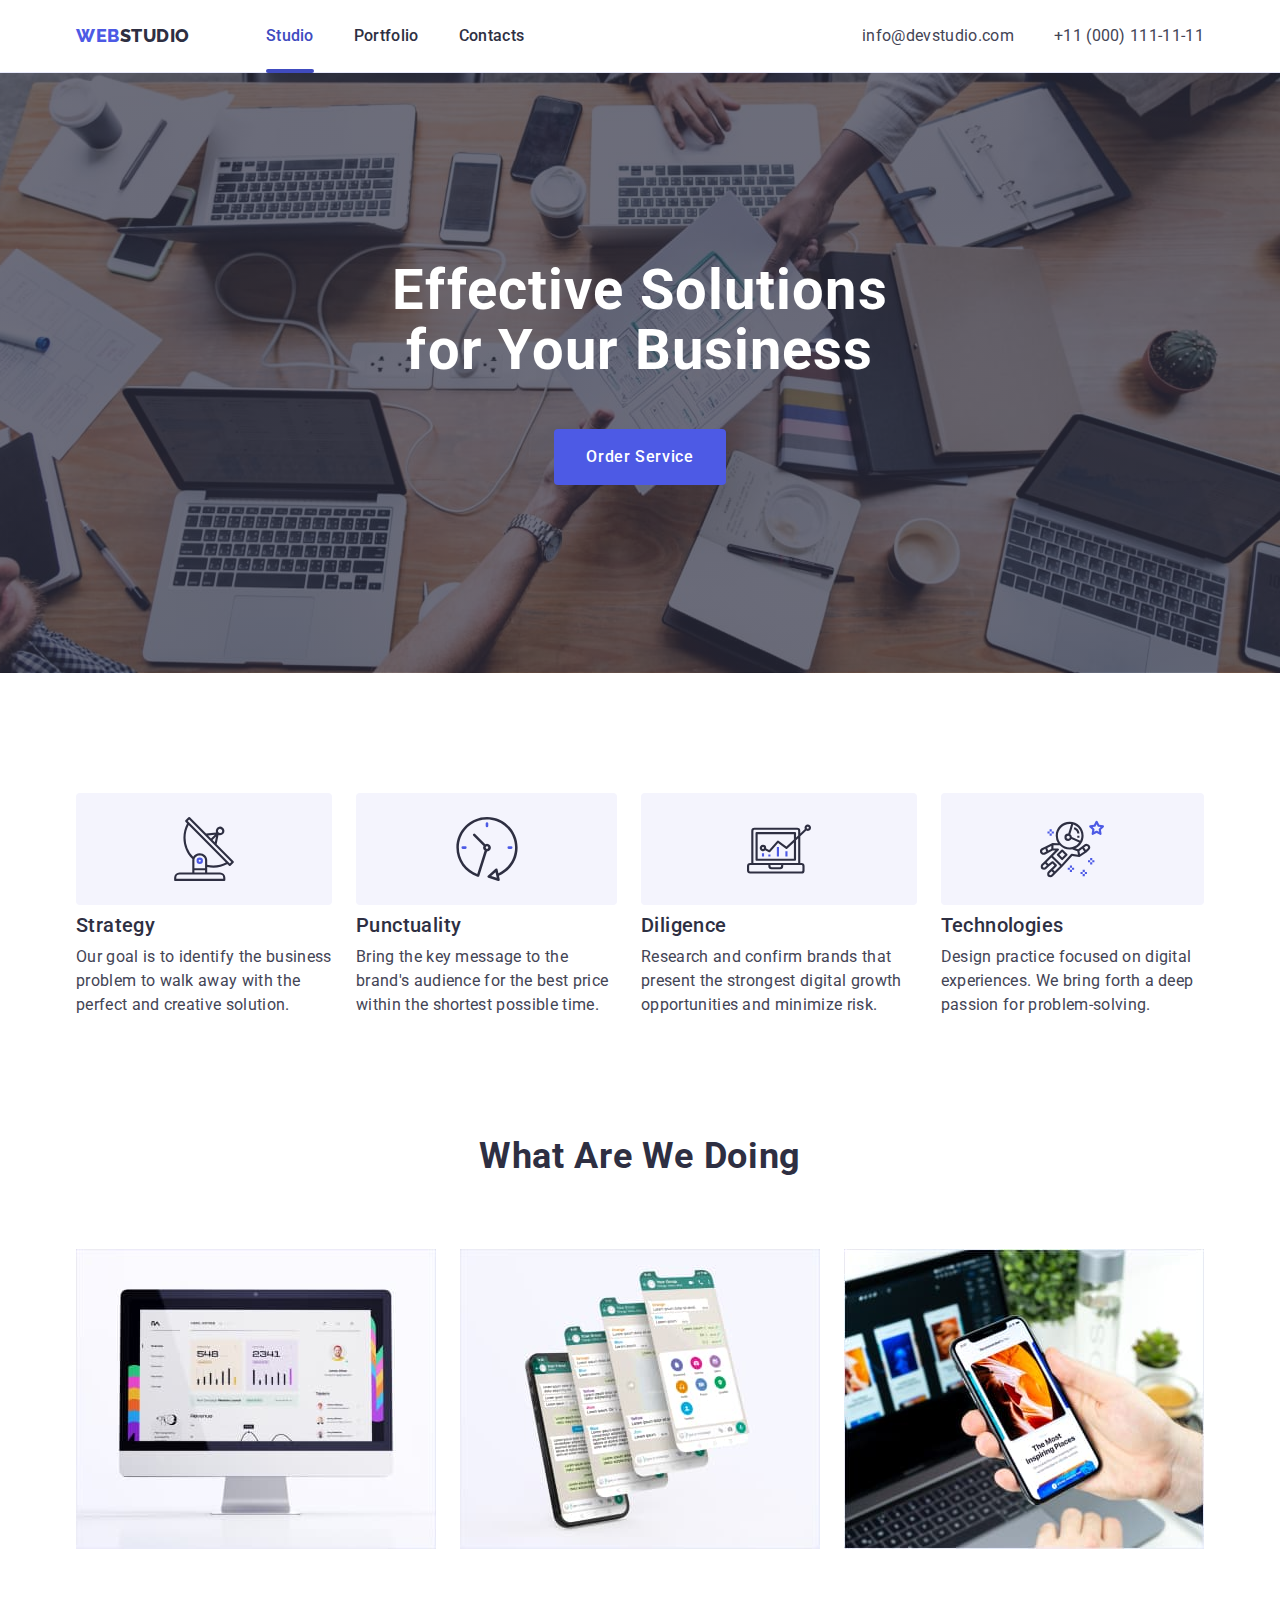
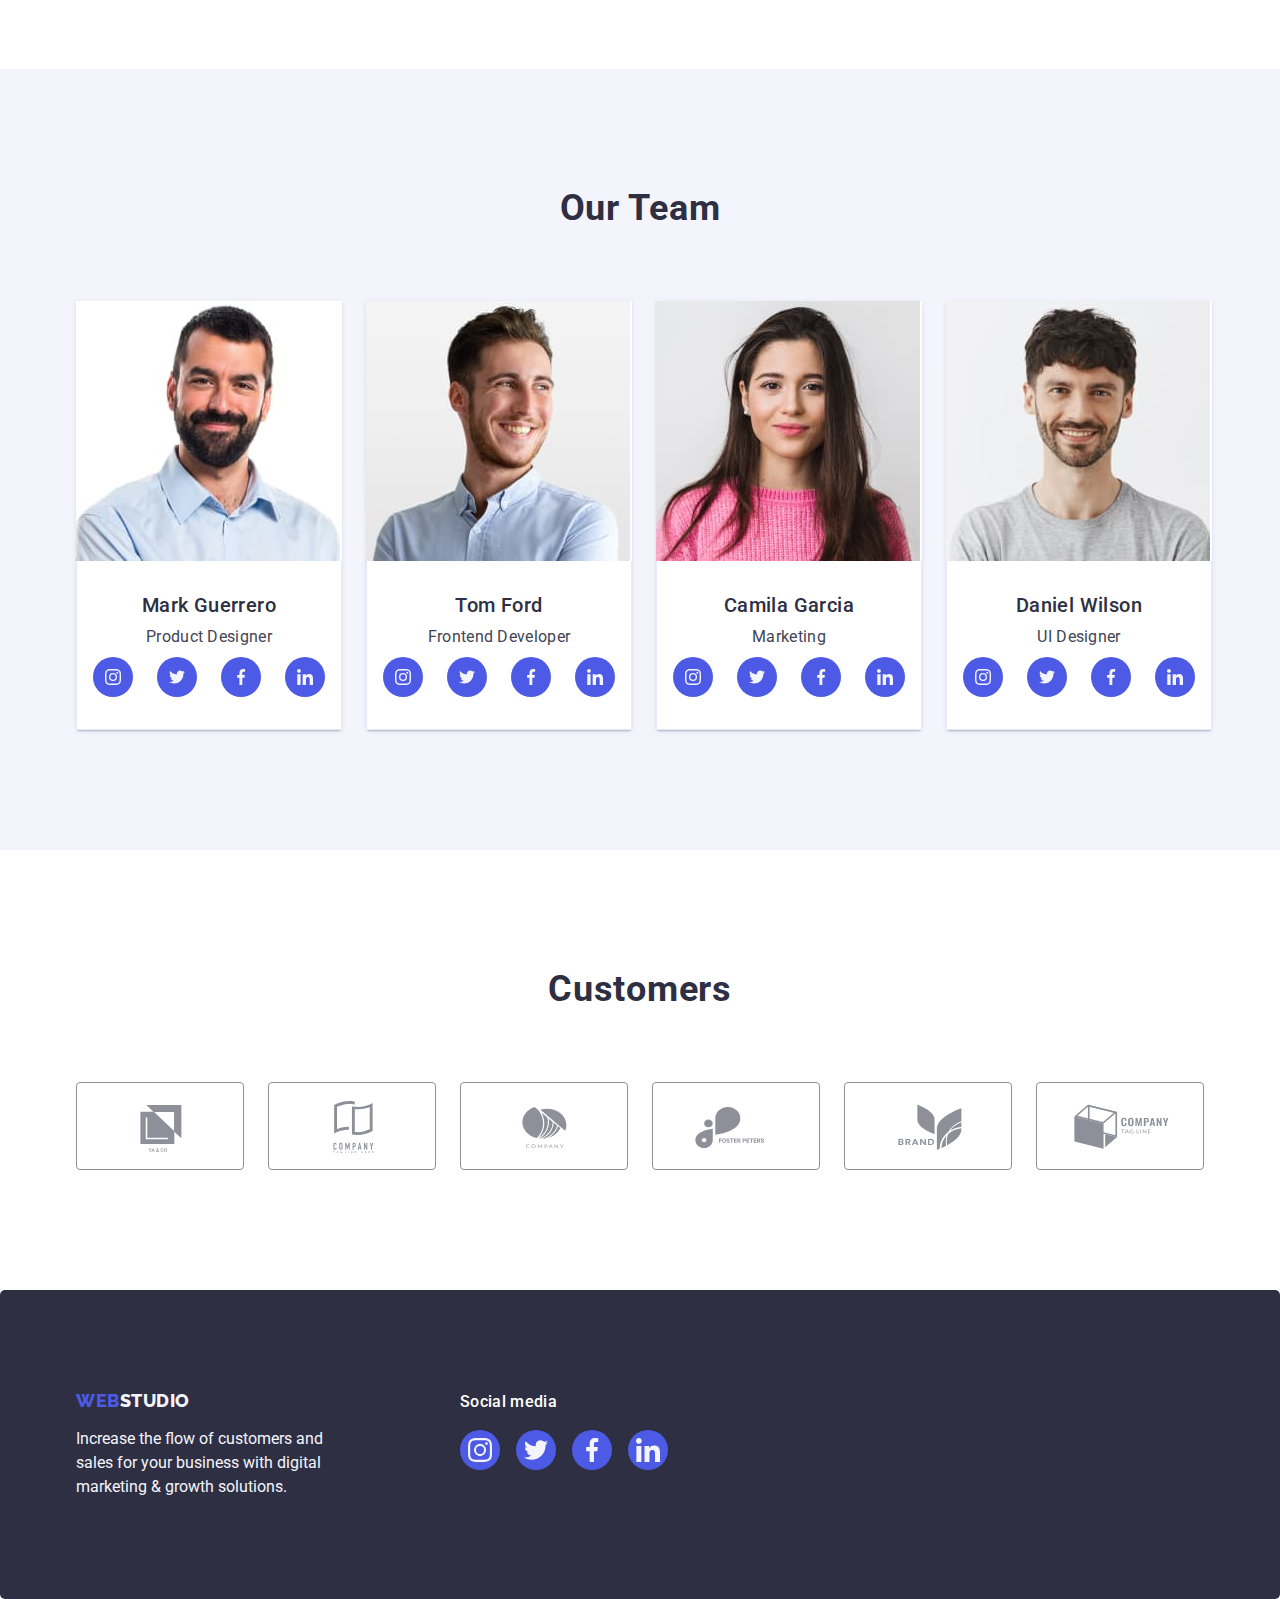
<file: index.html>
<!DOCTYPE html>
<html lang="en">
  <head>
    <meta charset="UTF-8" />
    <meta http-equiv="X-UA-Compatible" content="IE=edge" />
    <meta name="viewport" content="width=, initial-scale=1.0" />
    <title>WebStudio</title>
    <link
      rel="stylesheet"
      href="https://cdn.jsdelivr.net/npm/modern-normalize@1.1.0/modern-normalize.min.css"
    />
    <link rel="preconnect" href="https://fonts.googleapis.com" />
    <link rel="preconnect" href="https://fonts.gstatic.com" crossorigin />
    <link
      href="https://fonts.googleapis.com/css2?family=Raleway:wght@800&family=Roboto:wght@400;500;700;900&display=swap"
      rel="stylesheet"
    />

    <link rel="stylesheet" href="./css/styles.css" />
  </head>
  <body>
    <!-- HEADER -->
    <header class="header">
      <div class="container page-header-container">
        <nav class="navigation">
          <a class="logo link" href="./index.html"
            >Web <span class="logo-studio">Studio</span></a
          >
          <ul class="menu list">
            <li class="menu-item">
              <a class="menu-link link current" href="./index.html">Studio</a>
            </li>
            <li class="menu-item">
              <a class="menu-link link" href="./portfolio.html">Portfolio</a>
            </li>
            <li class="menu-item">
              <a class="menu-link link" href="">Contacts</a>
            </li>
          </ul>
        </nav>

        <address class="adresses">
          <ul class="contacts list">
            <li>
              <a class="contacts-link link" href="mailto:info@devstudio.com"
                >info@devstudio.com</a
              >
            </li>
            <li>
              <a class="contacts-link link" href="tel:+110001111111"
                >+11 (000) 111-11-11</a
              >
            </li>
          </ul>
        </address>
      </div>
    </header>

    <main>
      <!-- HERO -->

      <section class="hero">
        <div class="container">
          <h1 class="main-title">Effective Solutions for Your Business</h1>

          <button class="modal-btn" type="button" data-modal-open>
            Order Service
          </button>
        </div>
      </section>

      <!-- FEATURES -->

      <section class="features">
        <div class="container">
          <h2 hidden class="hidden-title">Features</h2>
          <ul class="features-list list">
            <li class="features-list-item">
              <div class="features-card">
                <svg width="64" height="64" class="features-icon">
                  <use href="./images/icons.svg#icon-antenna"></use>
                </svg>
              </div>
              <h3 class="title-section">Strategy</h3>
              <p class="text-section">
                Our goal is to identify the business problem to walk away with
                the perfect and creative solution.
              </p>
            </li>
            <li class="features-list-item">
              <div class="features-card">
                <svg width="64" height="64" class="features-icon">
                  <use href="./images/icons.svg#icon-clock"></use>
                </svg>
              </div>
              <h3 class="title-section">Punctuality</h3>
              <p class="text-section">
                Bring the key message to the brand's audience for the best price
                within the shortest possible time.
              </p>
            </li>
            <li class="features-list-item">
              <div class="features-card">
                <svg width="64" height="64" class="features-icon">
                  <use href="./images/icons.svg#icon-diagram"></use>
                </svg>
              </div>
              <h3 class="title-section">Diligence</h3>
              <p class="text-section">
                Research and confirm brands that present the strongest digital
                growth opportunities and minimize risk.
              </p>
            </li>

            <li class="features-list-item">
              <div class="features-card">
                <svg width="64" height="64" class="features-icon">
                  <use href="./images/icons.svg#icon-astronaut"></use>
                </svg>
              </div>
              <h3 class="title-section">Technologies</h3>
              <p class="text-section">
                Design practice focused on digital experiences. We bring forth a
                deep passion for problem-solving.
              </p>
            </li>
          </ul>
        </div>
      </section>
      <!-- ABUOT US -->
      <section class="about-us">
        <div class="container">
          <h2 class="secondary-title">What are we doing</h2>
          <ul class="about-us-list list">
            <li class="about-us-item">
              <img
                src="./images/about-us/img1.jpg"
                alt="computer"
                width="360"
                height="300"
              />
            </li>
            <li class="about-us-item">
              <img
                src="./images/about-us/img2.jpg"
                alt="phones"
                width="360"
                height="300"
              />
            </li>
            <li class="about-us-item">
              <img
                src="./images/about-us/img3.jpg"
                alt="computer phones"
                width="360"
                height="300"
              />
            </li>
          </ul>
        </div>
      </section>
      <!-- OUR TEAM -->
      <section class="team">
        <div class="container">
          <h2 class="secondary-title">Our Team</h2>
          <ul class="our-team-list list">
            <li class="photo-list-item">
              <img
                src="./images/img-team/team-card1.jpg"
                alt="Mark Guerrero"
                width="264"
                height="260"
              />
              <div class="foto-content">
                <h3 class="foto-title">Mark Guerrero</h3>
                <p class="foto-text">Product Designer</p>
                <ul class="social-list list">
                  <li class="social-list-item">
                    <a
                      href=""
                      class="social-list-item-link link"
                      target="_blank"
                      rel="noopener noreferrer"
                    >
                      <svg width="16" height="16" class="social-icon">
                        <use href="./images/icons.svg#instagram"></use>
                      </svg>
                    </a>
                  </li>
                  <li class="social-list-item">
                    <a
                      href=""
                      class="social-list-item-link link"
                      target="_blank"
                      rel="noopener noreferrer"
                    >
                      <svg width="16" height="16" class="social-icon">
                        <use href="./images/icons.svg#twitter"></use>
                      </svg>
                    </a>
                  </li>
                  <li class="social-list-item">
                    <a
                      href=""
                      class="social-list-item-link link"
                      target="_blank"
                      rel="noopener noreferrer"
                    >
                      <svg width="16" height="16" class="social-icon">
                        <use href="./images/icons.svg#facebook"></use>
                      </svg>
                    </a>
                  </li>
                  <li class="social-list-item">
                    <a
                      href=""
                      class="social-list-item-link link"
                      target="_blank"
                      rel="noopener noreferrer"
                    >
                      <svg width="16" height="16" class="social-icon">
                        <use href="./images/icons.svg#linkedin"></use>
                      </svg>
                    </a>
                  </li>
                </ul>
              </div>
            </li>
            <li class="photo-list-item">
              <img
                src="./images/img-team/team-card2.jpg"
                alt="Tom Ford"
                width="264"
                height="260"
              />
              <div class="foto-content">
                <h3 class="foto-title">Tom Ford</h3>
                <p class="foto-text">Frontend Developer</p>
                <ul class="social-list list">
                  <li class="social-list-item">
                    <a
                      href=""
                      class="social-list-item-link link"
                      target="_blank"
                      rel="noopener noreferrer"
                    >
                      <svg width="16" height="16" class="social-icon">
                        <use href="./images/icons.svg#instagram"></use>
                      </svg>
                    </a>
                  </li>
                  <li class="social-list-item">
                    <a
                      href=""
                      class="social-list-item-link link"
                      target="_blank"
                      rel="noopener noreferrer"
                    >
                      <svg width="16" height="16" class="social-icon">
                        <use href="./images/icons.svg#twitter"></use>
                      </svg>
                    </a>
                  </li>
                  <li class="social-list-item">
                    <a
                      href=""
                      class="social-list-item-link link"
                      target="_blank"
                      rel="noopener noreferrer"
                    >
                      <svg width="16" height="16" class="social-icon">
                        <use href="./images/icons.svg#facebook"></use>
                      </svg>
                    </a>
                  </li>
                  <li class="social-list-item">
                    <a
                      href=""
                      class="social-list-item-link link"
                      target="_blank"
                      rel="noopener noreferrer"
                    >
                      <svg width="16" height="16" class="social-icon">
                        <use href="./images/icons.svg#linkedin"></use>
                      </svg>
                    </a>
                  </li>
                </ul>
              </div>
            </li>
            <li class="photo-list-item">
              <img
                src="./images/img-team/team-card3.jpg"
                alt="Camila Garcia"
                width="264"
                height="260"
              />
              <div class="foto-content">
                <h3 class="foto-title">Camila Garcia</h3>
                <p class="foto-text">Marketing</p>
                <ul class="social-list list">
                  <li class="social-list-item">
                    <a
                      href=""
                      class="social-list-item-link link"
                      target="_blank"
                      rel="noopener noreferrer"
                    >
                      <svg width="16" height="16" class="social-icon">
                        <use href="./images/icons.svg#instagram"></use>
                      </svg>
                    </a>
                  </li>
                  <li class="social-list-item">
                    <a
                      href=""
                      class="social-list-item-link link"
                      target="_blank"
                      rel="noopener noreferrer"
                    >
                      <svg width="16" height="16" class="social-icon">
                        <use href="./images/icons.svg#twitter"></use>
                      </svg>
                    </a>
                  </li>
                  <li class="social-list-item">
                    <a
                      href=""
                      class="social-list-item-link link"
                      target="_blank"
                      rel="noopener noreferrer"
                    >
                      <svg width="16" height="16" class="social-icon">
                        <use href="./images/icons.svg#facebook"></use>
                      </svg>
                    </a>
                  </li>
                  <li class="social-list-item">
                    <a
                      href=""
                      class="social-list-item-link link"
                      target="_blank"
                      rel="noopener noreferrer"
                    >
                      <svg width="16" height="16" class="social-icon">
                        <use href="./images/icons.svg#linkedin"></use>
                      </svg>
                    </a>
                  </li>
                </ul>
              </div>
            </li>
            <li class="photo-list-item">
              <img
                src="./images/img-team/team-card4.jpg"
                alt="Daniel Wilson"
                width="264"
                height="260"
              />
              <div class="foto-content">
                <h3 class="foto-title">Daniel Wilson</h3>
                <p class="foto-text">UI Designer</p>
                <ul class="social-list list">
                  <li class="social-list-item">
                    <a
                      href=""
                      class="social-list-item-link link"
                      target="_blank"
                      rel="noopener noreferrer"
                    >
                      <svg width="16" height="16" class="social-icon">
                        <use href="./images/icons.svg#instagram"></use>
                      </svg>
                    </a>
                  </li>
                  <li class="social-list-item">
                    <a
                      href=""
                      class="social-list-item-link link"
                      target="_blank"
                      rel="noopener noreferrer"
                    >
                      <svg width="16" height="16" class="social-icon">
                        <use href="./images/icons.svg#twitter"></use>
                      </svg>
                    </a>
                  </li>
                  <li class="social-list-item">
                    <a
                      href=""
                      class="social-list-item-link link"
                      target="_blank"
                      rel="noopener noreferrer"
                    >
                      <svg width="16" height="16" class="social-icon">
                        <use href="./images/icons.svg#facebook"></use>
                      </svg>
                    </a>
                  </li>
                  <li class="social-list-item">
                    <a
                      href=""
                      class="social-list-item-link link"
                      target="_blank"
                      rel="noopener noreferrer"
                    >
                      <svg width="16" height="16" class="social-icon">
                        <use href="./images/icons.svg#linkedin"></use>
                      </svg>
                    </a>
                  </li>
                </ul>
              </div>
            </li>
          </ul>
        </div>
      </section>
      <!-- CUSTOMERS -->
      <section class="customers">
        <div class="container">
          <h2 class="secondary-title">Customers</h2>
          <ul class="customers-list list">
            <li class="customers-list-item">
              <a
                href=""
                class="customers-list-item-link link"
                target="_blank"
                rel="noopener noreferrer"
              >
                <svg width="104" height="56" class="customers-icon">
                  <use href="./images/icons.svg#icon-Logo-1"></use>
                </svg>
              </a>
            </li>
            <li class="customers-list-item">
              <a
                href=""
                class="customers-list-item-link link"
                target="_blank"
                rel="noopener noreferrer"
              >
                <svg width="104" height="56" class="customers-icon">
                  <use href="./images/icons.svg#icon-Logo-2"></use>
                </svg>
              </a>
            </li>
            <li class="customers-list-item">
              <a
                href=""
                class="customers-list-item-link link"
                target="_blank"
                rel="noopener noreferrer"
              >
                <svg width="104" height="56" class="customers-icon">
                  <use href="./images/icons.svg#icon-Logo-3"></use>
                </svg>
              </a>
            </li>
            <li class="customers-list-item">
              <a
                href=""
                class="customers-list-item-link link"
                target="_blank"
                rel="noopener noreferrer"
              >
                <svg width="104" height="56" class="customers-icon">
                  <use href="./images/icons.svg#icon-Logo-4"></use>
                </svg>
              </a>
            </li>
            <li class="customers-list-item">
              <a
                href=""
                class="customers-list-item-link link"
                target="_blank"
                rel="noopener noreferrer"
              >
                <svg width="104" height="56" class="customers-icon">
                  <use href="./images/icons.svg#icon-Logo-5"></use>
                </svg>
              </a>
            </li>
            <li class="customers-list-item">
              <a
                href=""
                class="customers-list-item-link link"
                target="_blank"
                rel="noopener noreferrer"
              >
                <svg width="104" height="56" class="customers-icon">
                  <use href="./images/icons.svg#icon-Logo-6"></use>
                </svg>
              </a>
            </li>
          </ul>
        </div>
      </section>
    </main>
    <!-- FOOTER -->
    <footer class="footer">
      <div class="container-footer container">
        <div class="footer-logo">
          <a class="link logo-footer" href="./index.html"
            >Web<span class="logo-studio-footer">Studio</span></a
          >
          <p class="slogan">
            Increase the flow of customers and sales for your business with
            digital marketing & growth solutions.
          </p>
        </div>

        <div class="footer-social">
          <p class="footer-social-text">Social media</p>
          <ul class="footer-social-list list">
            <li class="footer-social-item">
              <a
                href=""
                class="footer-social-link link"
                target="_blank"
                rel="noopener noreferrer"
              >
                <svg width="24" height="24" class="footer-social-icon">
                  <use href="./images/icons.svg#instagram"></use>
                </svg>
              </a>
            </li>
            <li class="footer-social-item">
              <a
                href=""
                class="footer-social-link link"
                target="_blank"
                rel="noopener noreferrer"
              >
                <svg width="24" height="24" class="footer-social-icon">
                  <use href="./images/icons.svg#twitter"></use>
                </svg>
              </a>
            </li>
            <li class="footer-social-item">
              <a
                href=""
                class="footer-social-link link"
                target="_blank"
                rel="noopener noreferrer"
              >
                <svg width="24" height="24" class="footer-social-icon">
                  <use href="./images/icons.svg#facebook"></use>
                </svg>
              </a>
            </li>
            <li class="footer-social-item">
              <a
                href=""
                class="footer-social-link link"
                target="_blank"
                rel="noopener noreferrer"
              >
                <svg width="24" height="24" class="footer-social-icon">
                  <use href="./images/icons.svg#linkedin"></use>
                </svg>
              </a>
            </li>
          </ul>
        </div>
      </div>
    </footer>
    <div class="backdrop is-hidden" data-modal>
      <div class="modal">
        <button type="button" class="modal-close-btn" data-modal-close>
          <svg width="8" height="8" class="modal-close-btn-icon">
            <use href="./images/icons.svg#icon-modal-btn"></use>
          </svg>
        </button>
      </div>
    </div>
    <script src="./js/modal.js"></script>
  </body>
</html>
</file>
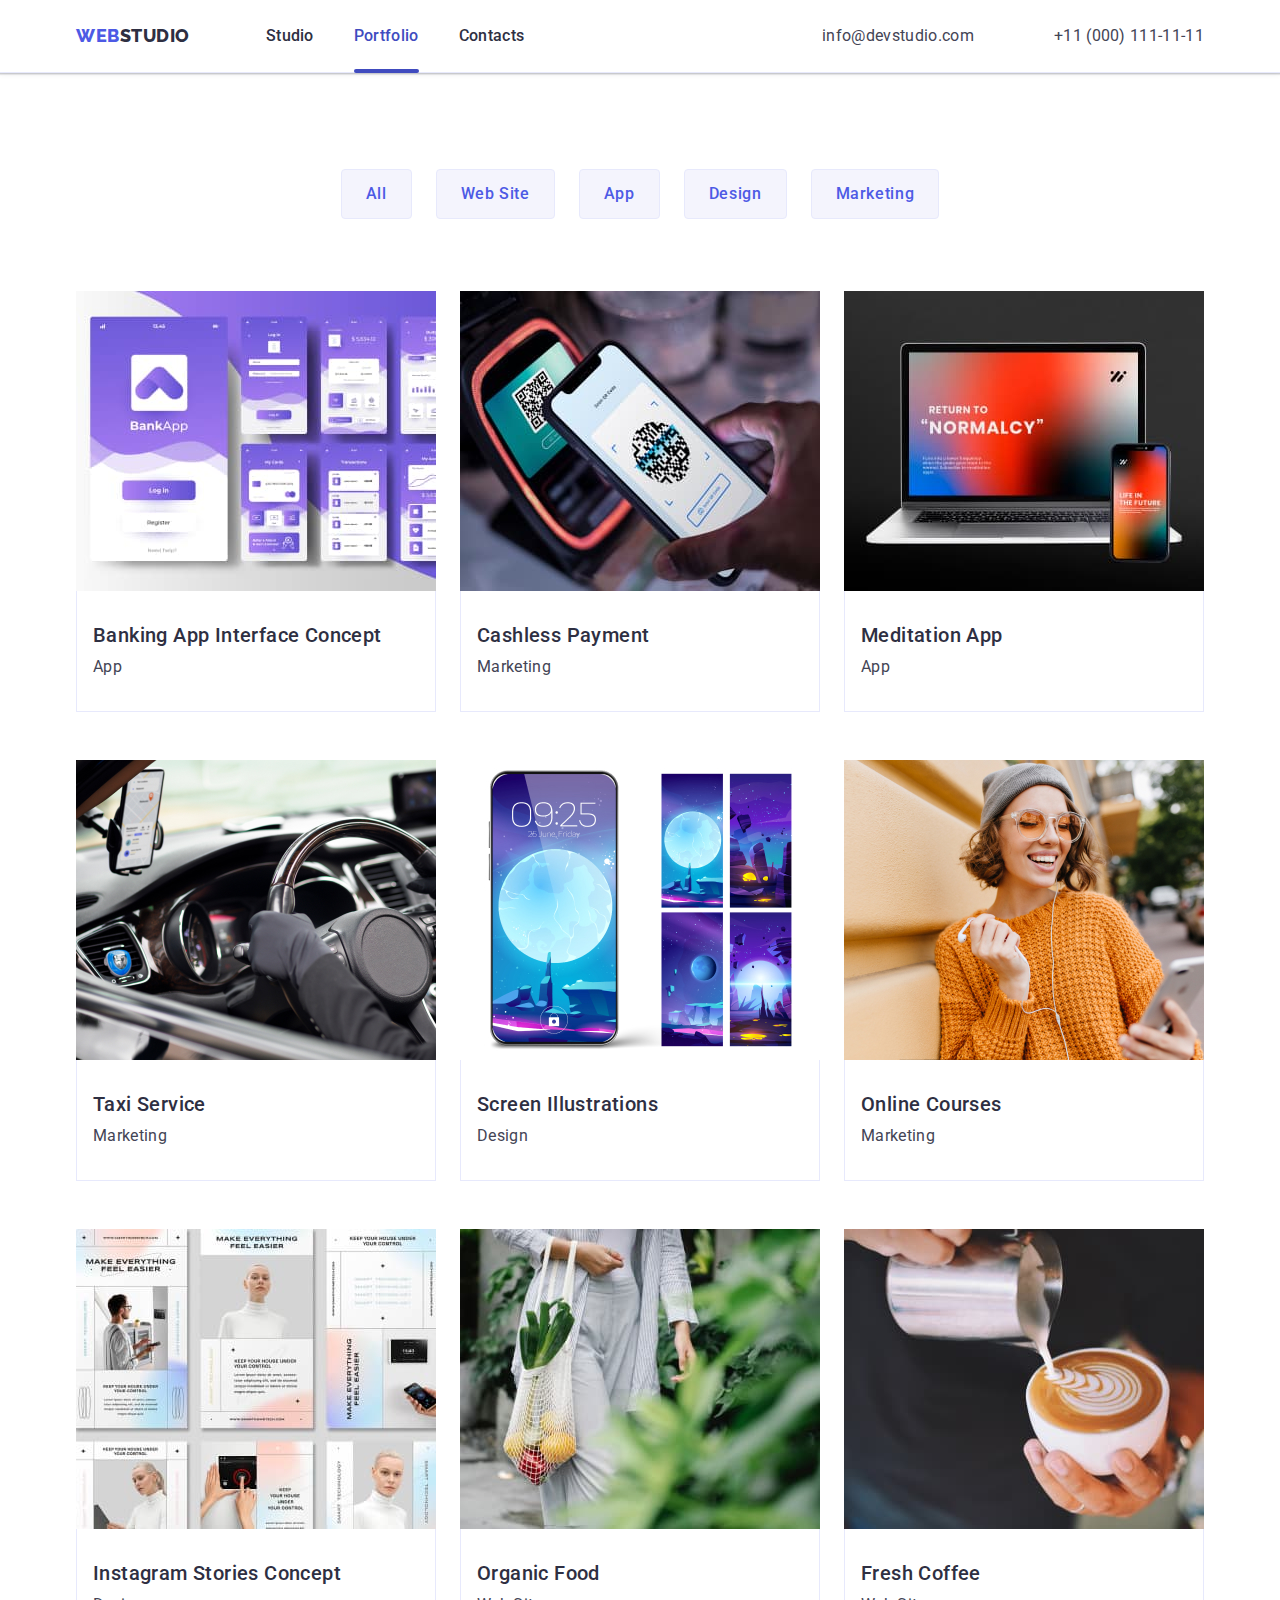
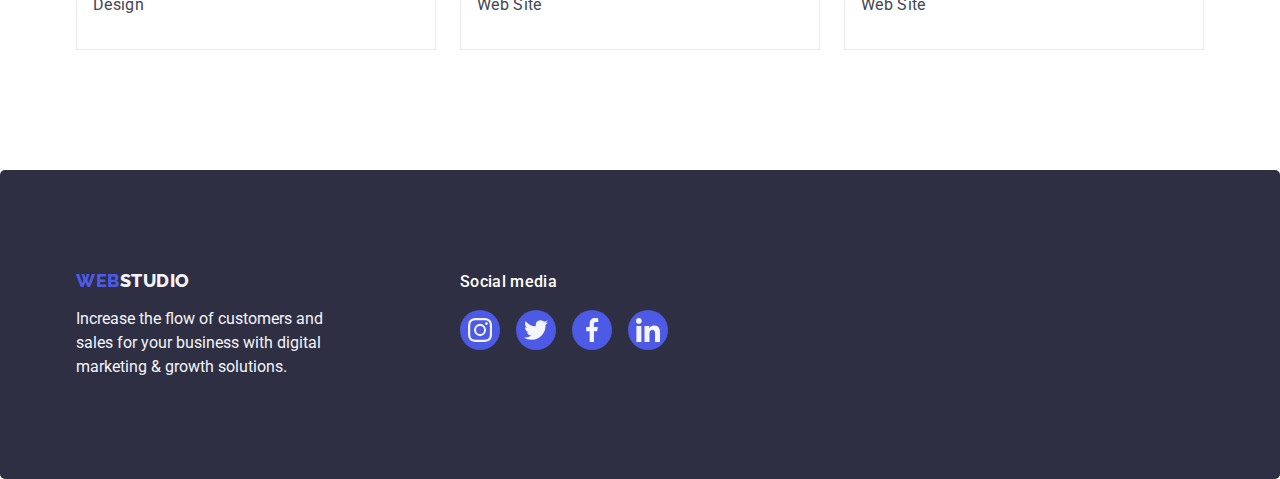
<file: portfolio.html>
<!DOCTYPE html>
<html lang="en">
  <head>
    <meta charset="UTF-8" />
    <meta http-equiv="X-UA-Compatible" content="IE=edge" />
    <meta name="viewport" content="width=, initial-scale=1.0" />
    <title>Portfolio</title>
    <link
      rel="stylesheet"
      href="https://cdn.jsdelivr.net/npm/modern-normalize@1.1.0/modern-normalize.min.css"
    />
    <link rel="preconnect" href="https://fonts.googleapis.com" />
    <link rel="preconnect" href="https://fonts.gstatic.com" crossorigin />
    <link
      href="https://fonts.googleapis.com/css2?family=Raleway:wght@800&family=Roboto:wght@400;500;700;900&display=swap"
      rel="stylesheet"
    />
    <link rel="stylesheet" href="./css/styles.css" />
  </head>
  <body>
    <!-- HEADER -->
    <header class="header">
      <div class="container page-header-container">
        <nav class="navigation">
          <a class="logo link" href="./index.html"
            >Web <span class="logo-studio">Studio</span></a
          >
          <ul class="menu list">
            <li class="menu-item">
              <a class="menu-link link" href="./index.html">Studio</a>
            </li>
            <li class="menu-item">
              <a class="menu-link link current" href="./portfolio.html"
                >Portfolio</a
              >
            </li>
            <li class="menu-item">
              <a class="menu-link link" href="">Contacts</a>
            </li>
          </ul>
        </nav>

        <address class="adresses">
          <ul class="contacts list">
            <li>
              <a
                class="contacts-link contacts-link-mail link"
                href="mailto:info@devstudio.com"
                >info@devstudio.com</a
              >
            </li>
            <li>
              <a class="contacts-link link" href="tel:+110001111111"
                >+11 (000) 111-11-11</a
              >
            </li>
          </ul>
        </address>
      </div>
    </header>
    <!-- FILTERS -->
    <main>
      <section class="portfolio-container">
        <div class="container">
          <h1 hidden>Filters</h1>
          <ul class="button-list list">
            <li>
              <button class="menu-btn" type="button">All</button>
            </li>
            <li>
              <button class="menu-btn" type="button">Web Site</button>
            </li>
            <li>
              <button class="menu-btn" type="button">App</button>
            </li>
            <li>
              <button class="menu-btn" type="button">Design</button>
            </li>
            <li>
              <button class="menu-btn" type="button">Marketing</button>
            </li>
          </ul>
          <!-- ITEMS -->
          <ul class="items-list list">
            <li class="picture link">
              <a class="link picture-link" href="#">
                <div class="img-wrapper">
                  <img
                    src="./images/row1/img1-1.jpg"
                    alt="phone app"
                    width="360"
                    height="300"
                  />
                  <p class="overlay">
                    14 Stylish and User-Friendly App Design Concepts · Task
                    Manager App · Calorie Tracker App · Exotic Fruit Ecommerce
                    App · Cloud Storage App
                  </p>
                </div>

                <div class="foto-content">
                  <h2 class="subtitle">Banking App Interface Concept</h2>
                  <p class="descr">App</p>
                </div>
              </a>
            </li>

            <li class="picture link">
              <a class="link picture-link" href="">
                <div class="img-wrapper">
                  <img
                    src="./images/row1/img1-2.jpg"
                    alt="phone"
                    width="360"
                    height="300"
                  />
                  <p class="overlay">
                    14 Stylish and User-Friendly App Design Concepts · Task
                    Manager App · Calorie Tracker App · Exotic Fruit Ecommerce
                    App · Cloud Storage App
                  </p>
                </div>

                <div class="foto-content">
                  <h2 class="subtitle">Cashless Payment</h2>
                  <p class="descr">Marketing</p>
                </div>
              </a>
            </li>

            <li class="picture link">
              <a class="link picture-link" href="">
                <div class="img-wrapper">
                  <img
                    src="./images/row1/img1-3.jpg"
                    alt="computer"
                    width="360"
                    height="300"
                  />
                  <p class="overlay">
                    14 Stylish and User-Friendly App Design Concepts · Task
                    Manager App · Calorie Tracker App · Exotic Fruit Ecommerce
                    App · Cloud Storage App
                  </p>
                </div>
                <div class="foto-content">
                  <h2 class="subtitle">Meditation App</h2>
                  <p class="descr">App</p>
                </div>
              </a>
            </li>

            <li class="picture link">
              <a class="link picture-link" href="">
                <div class="img-wrapper">
                  <img
                    src="./images/row2/img2-1.jpg"
                    alt="steering wheel"
                    width="360"
                    height="300"
                  />
                  <p class="overlay">
                    14 Stylish and User-Friendly App Design Concepts · Task
                    Manager App · Calorie Tracker App · Exotic Fruit Ecommerce
                    App · Cloud Storage App
                  </p>
                </div>
                <div class="foto-content">
                  <h2 class="subtitle">Taxi Service</h2>
                  <p class="descr">Marketing</p>
                </div>
              </a>
            </li>

            <li class="picture link">
              <a class="link picture-link" href="">
                <div class="img-wrapper">
                  <img
                    src="./images/row2/img2-2.jpg"
                    alt="phone screen"
                    width="360"
                    height="300"
                  />
                  <p class="overlay">
                    14 Stylish and User-Friendly App Design Concepts · Task
                    Manager App · Calorie Tracker App · Exotic Fruit Ecommerce
                    App · Cloud Storage App
                  </p>
                </div>
                <div class="foto-content">
                  <h2 class="subtitle">Screen Illustrations</h2>
                  <p class="descr">Design</p>
                </div>
              </a>
            </li>

            <li class="picture link">
              <a class="link picture-link" href="">
                <div class="img-wrapper">
                  <img
                    src="./images/row2/img2-3.jpg"
                    alt="woman"
                    width="360"
                    height="300"
                  />
                  <p class="overlay">
                    14 Stylish and User-Friendly App Design Concepts · Task
                    Manager App · Calorie Tracker App · Exotic Fruit Ecommerce
                    App · Cloud Storage App
                  </p>
                </div>
                <div class="foto-content">
                  <h2 class="subtitle">Online Courses</h2>
                  <p class="descr">Marketing</p>
                </div>
              </a>
            </li>

            <li class="picture link">
              <a class="link picture-link" href="">
                <div class="img-wrapper">
                  <img
                    src="./images/row3/img3-1.jpg"
                    alt="site"
                    width="360"
                    height="300"
                  />
                  <p class="overlay">
                    14 Stylish and User-Friendly App Design Concepts · Task
                    Manager App · Calorie Tracker App · Exotic Fruit Ecommerce
                    App · Cloud Storage App
                  </p>
                </div>
                <div class="foto-content">
                  <h2 class="subtitle">Instagram Stories Concept</h2>
                  <p class="descr">Design</p>
                </div>
              </a>
            </li>

            <li class="picture link">
              <a class="link picture-link" href="">
                <div class="img-wrapper">
                  <img
                    src="./images/row3/img3-2.jpg"
                    alt="woman and food"
                    width="360"
                    height="300"
                  />
                  <p class="overlay">
                    14 Stylish and User-Friendly App Design Concepts · Task
                    Manager App · Calorie Tracker App · Exotic Fruit Ecommerce
                    App · Cloud Storage App
                  </p>
                </div>
                <div class="foto-content">
                  <h2 class="subtitle">Organic Food</h2>
                  <p class="descr">Web Site</p>
                </div>
              </a>
            </li>

            <li class="picture link">
              <a class="link picture-link" href="">
                <div class="img-wrapper">
                  <img
                    src="./images/row3/img3-3.jpg"
                    alt="coffee"
                    width="360"
                    height="300"
                  />
                  <p class="overlay">
                    14 Stylish and User-Friendly App Design Concepts · Task
                    Manager App · Calorie Tracker App · Exotic Fruit Ecommerce
                    App · Cloud Storage App
                  </p>
                </div>
                <div class="foto-content">
                  <h2 class="subtitle">Fresh Coffee</h2>
                  <p class="descr">Web Site</p>
                </div>
              </a>
            </li>
          </ul>
        </div>
      </section>
    </main>
    <!-- FOOTER -->
    <footer class="footer">
      <div class="container-footer container">
        <div class="footer-logo">
          <a class="link logo-footer" href="./index.html"
            >Web<span class="logo-studio-footer">Studio</span></a
          >
          <p class="slogan">
            Increase the flow of customers and sales for your business with
            digital marketing & growth solutions.
          </p>
        </div>

        <div class="footer-social">
          <p class="footer-social-text">Social media</p>
          <ul class="footer-social-list list">
            <li class="footer-social-item">
              <a
                href=""
                class="footer-social-link link"
                target="_blank"
                rel="noopener noreferrer"
              >
                <svg width="24" height="24" class="footer-social-icon">
                  <use href="./images/icons.svg#instagram"></use>
                </svg>
              </a>
            </li>
            <li class="footer-social-item">
              <a
                href=""
                class="footer-social-link link"
                target="_blank"
                rel="noopener noreferrer"
              >
                <svg width="24" height="24" class="footer-social-icon">
                  <use href="./images/icons.svg#twitter"></use>
                </svg>
              </a>
            </li>
            <li class="footer-social-item">
              <a
                href=""
                class="footer-social-link link"
                target="_blank"
                rel="noopener noreferrer"
              >
                <svg width="24" height="24" class="footer-social-icon">
                  <use href="./images/icons.svg#facebook"></use>
                </svg>
              </a>
            </li>
            <li class="footer-social-item">
              <a
                href=""
                class="footer-social-link link"
                target="_blank"
                rel="noopener noreferrer"
              >
                <svg width="24" height="24" class="footer-social-icon">
                  <use href="./images/icons.svg#linkedin"></use>
                </svg>
              </a>
            </li>
          </ul>
        </div>
      </div>
    </footer>
  </body>
</html>
</file>
<file: css/styles.css>
:root {
  --background-color: #ffffff;
  --secondary-background-color: #2e2f42;
  --accent-color: #404bbf;
  --primary-font: "Roboto", sans-serif;
  --secondary-font: "Raleway", sans-serif;
  --primary-color-text: #434455;
  --secondary-color-text: #2e2f42;
  --hover-color: #404bbf;
  --background-color-icons: #f4f4fd;
  --secondary-background-color-icons: #4d5ae5;
  --transition-duration: 250ms;
  --transition-timing-function: cubic-bezier(0.4, 0, 0.2, 1);
}
h1,
h2,
h3,
p {
  margin-top: 0;
  margin-bottom: 0;
}
ul {
  margin-top: 0;
  margin-bottom: 0;
  padding-left: 0;
}
img {
  display: block;
  max-width: 100%;
  height: auto;
}
.list {
  list-style: none;
  margin: 0;
  padding: 0;
}
.link {
  text-decoration: none;
  display: block;
}
/* COMPONENTS */
body {
  font-family: var(--primary-font);

  color: var(--primary-color-text);
  background-color: var(--background-color);
}

.container {
  width: 1158px;
  margin: 0 auto;
  padding: 0 15px;
}

/* HEADER */
.page-header-container {
  display: flex;
  align-items: center;
  justify-content: space-between;
}
.header {
  border-bottom: 1px solid #e7e9fc;
  box-shadow: 0px 2px 1px rgba(46, 47, 66, 0.08),
    0px 1px 1px rgba(46, 47, 66, 0.16), 0px 1px 6px rgba(46, 47, 66, 0.08);
}
.navigation {
  display: flex;
  align-items: center;
}

.menu {
  display: flex;
  align-items: center;
}

.menu-item:not(:last-child) {
  margin-right: 40px;
}
.logo {
  font-family: var(--secondary-font);
  font-weight: 800;
  font-size: 18px;
  line-height: 1.17;

  display: flex;
  align-items: center;
  letter-spacing: 0.03em;
  text-transform: uppercase;

  color: #4d5ae5;
  margin-right: 76px;
  padding-top: 24px;
  padding-bottom: 24px;
}
.logo-studio {
  color: var(--secondary-color-text);
}

.menu-link {
  font-weight: 500;
  font-size: 16px;
  line-height: 1.5;
  letter-spacing: 0.02em;
  color: var(--secondary-color-text);
  padding: 24px 0;
  transition: color var(--transition-duration) var(--transition-timing-function);
  position: relative;
}
.menu-link:hover,
.menu-link:focus {
  color: var(--accent-color);
}
.menu-link.current {
  color: var(--accent-color);
}
.menu-link.current::after {
  content: "";
  position: absolute;
  width: 100%;
  height: 4px;
  left: 0;
  bottom: -1px;
  background-color: var(--accent-color);
  border-radius: 2px;
}
.adresses {
  font-style: normal;
  color: var(--primary-color-text);
  padding-top: 24px;
  padding-bottom: 24px;
}
.contacts {
  display: flex;
  gap: 40px;
}

.contacts:hover,
.contacts:focus {
  color: var(--accent-color);
}
.contacts-link {
  font-size: 16px;
  line-height: 1.5;
  letter-spacing: 0.02em;
  color: var(--primary-color-text);
  transition: color var(--transition-duration) var(--transition-timing-function);
}
.contacts-link:hover,
.contacts-link:focus {
  color: #404bbf;
}
.contacts-link-mail {
  margin-right: 40px;
}

/* HERO */

.hero {
  background-color: var(--secondary-background-color);
  padding: 188px 0;
  max-width: 1440px;
  margin: 0 auto;
  background-image: linear-gradient(
      rgba(46, 47, 66, 0.7),
      rgba(46, 47, 66, 0.7)
    ),
    url(../images/background-img/people-office.jpg);

  background-repeat: no-repeat;
  background-position: center;
  background-size: cover;
}
.main-title {
  font-size: 56px;
  line-height: 1.07;
  text-align: center;
  letter-spacing: 0.02em;
  margin: 0 auto;
  margin-bottom: 48px;
  max-width: 496px;

  color: #ffffff;
}
.modal-btn {
  font-family: var(--primary-font);
  font-weight: 500;
  font-size: 16px;
  line-height: 1.5;

  align-items: center;
  letter-spacing: 0.04em;
  color: #ffffff;
  background-color: #4d5ae5;
  cursor: pointer;
  display: block;
  min-width: 169px;
  border: none;
  margin: 0 auto;
  border-radius: 4px;
  padding-top: 16px;
  padding-bottom: 16px;
  padding-left: 32px;
  padding-right: 32px;
  transition: background-color var(--transition-duration)
    var(--transition-timing-function);
}
.modal-btn:hover,
.modal-btn:focus {
  background-color: var(--accent-color);
}
/* FEATUERS */
.features-card {
  display: flex;
  justify-content: center;
  align-items: center;
  width: 100%;
  height: 112px;
  background-color: #f4f4fd;
  border-radius: 4px;
  margin-bottom: 8px;
}
.features-icon {
}

.features {
  padding: 120px 0;
}
.features-list {
  display: flex;
  gap: 24px;
}
.features-list-item {
  flex-basis: calc((100%-3 * 24px) / 4);
}

.title-section {
  font-weight: 500;
  font-size: 20px;
  line-height: 1.2;
  letter-spacing: 0.02em;

  color: var(--secondary-color-text);
  margin-bottom: 8px;
}
.text-section {
  line-height: 1.5;
  letter-spacing: 0.02em;
  color: var(--primary-color-text);
}
/* ABOUT US */
.about-us {
  padding-bottom: 120px;
}
.about-us-list {
  display: flex;
  gap: 24px;
}
.about-us-item {
  flex-basis: calc((100%-2 * 24px) / 3);
}
.secondary-title {
  font-size: 36px;
  line-height: 1.11;
  text-align: center;
  text-transform: capitalize;
  letter-spacing: 0.02em;
  color: var(--secondary-color-text);
  margin-bottom: 72px;
}
/* OUR TEAM */
.team {
  padding-top: 120px;
  padding-bottom: 120px;
  background-color: #f4f4fd;
}
.our-team-list {
  display: flex;
  gap: 24px;
}
.photo-list-item {
  background-color: var(--background-color);

  flex-basis: calc((100%-3 * 24px) / 4);
  box-shadow: 0px 1px 6px rgba(46, 47, 66, 0.08),
    0px 1px 1px rgba(46, 47, 66, 0.16), 0px 2px 1px rgba(46, 47, 66, 0.08);
  border-radius: 0px 0px 4px 4px;
}
.foto-title {
  font-weight: 500;
  font-size: 20px;
  line-height: 1.2;
  letter-spacing: 0.02em;
  color: var(--secondary-color-text);
  margin-bottom: 72px;
  text-align: center;
  margin-bottom: 8px;
}
.foto-text {
  line-height: 1.5;
  letter-spacing: 0.02em;
  color: var(--primary-color-text);
  text-align: center;
}
.foto-content {
  padding: 32px 16px;
  background: #ffffff;
  border: 1px solid #e7e9fc;
  border-top: none;
}
.social-list {
  display: flex;
  justify-content: center;
  gap: 24px;
  margin-top: 8px;
}
.social-list-item {
  width: 40px;
  height: 40px;
}
.social-list-item-link {
  display: flex;
  width: 100%;
  height: 100%;
  border-radius: 50%;
  background-color: #4d5ae5;
  align-items: center;
  justify-content: center;
  transition: background-color var(--transition-duration)
    var(--transition-timing-function);
}
.social-icon {
  fill: var(--background-color-icons);
  transition: fill var(--transition-duration) var(--transition-timing-function);
}
.social-list-item-link:hover,
.social-list-item-link:focus {
  background-color: var(--hover-color);
}
/* CUSTOMERS */
.customers {
  padding-top: 120px;
  padding-bottom: 120px;
}

.customers-list {
  display: flex;
  gap: 24px;
  justify-content: center;

  margin-top: 72px;
}
.customers-list-item {
  width: calc((100% - 120px) / 6);
  height: 88px;
}
.customers-list-item-link {
  display: flex;
  width: 100%;
  height: 100%;
  border: 1px solid #8e8f99;
  border-radius: 4px;
  align-items: center;
  justify-content: center;
  color: #8e8f99;
  transition: border-color var(--transition-duration)
      var(--transition-timing-function),
    color var(--transition-duration) var(--transition-timing-function);
}

.customers-list-item-link:hover,
.customers-list-item-link:focus {
  border-color: var(--hover-color);
  color: var(--hover-color);
}
.customers-icon {
  width: 104px;
  height: 56px;
  fill: currentColor;
  transition: fill var(--transition-duration) var(--transition-timing-function);
}

/* FOOTER */

.footer {
  display: flex;
  justify-content: center;
  align-items: center;
  background-color: #2e2f42;
  padding-top: 100px;
  padding-bottom: 100px;
  border-radius: 5px;
}
.container-footer {
  display: flex;
  align-items: baseline;
}
.footer-logo {
  margin-right: 120px;
}
.logo-studio-footer {
  color: #f4f4fd;
}
.logo-footer {
  font-family: var(--secondary-font);
  font-weight: 800;
  font-size: 18px;
  line-height: 1.17;

  display: flex;
  align-items: center;
  letter-spacing: 0.03em;
  text-transform: uppercase;

  color: #4d5ae5;
  display: inline-block;
  margin-bottom: 16px;
}
.slogan {
  color: #f4f4fd;
  max-width: 264px;
  line-height: 24px;
}
.footer-social {
}
.footer-social-text {
  font-weight: 500;
  font-size: 16px;
  line-height: 1.5;

  letter-spacing: 0.02em;

  color: var(--background-color);
  margin-bottom: 16px;
}
.footer-social-list {
  display: flex;
  justify-content: center;
  align-items: center;
  gap: 16px;
}
.footer-social-item {
  width: 40px;
  height: 40px;
}

.footer-social-link {
  display: flex;
  width: 100%;
  height: 100%;
  border-radius: 50%;
  background-color: var(--secondary-background-color-icons);
  align-items: center;
  justify-content: center;
  transition: background-color var(--transition-duration)
    var(--transition-timing-function);
}
.footer-social-link:hover,
.footer-social-link:focus {
  background-color: #31d0aa;
}
.footer-social-icon {
  width: 24px;
  height: 24px;
  fill: #f4f4fd;
}

/* PORTFOLIO FILTERS */
.portfolio-container {
  padding-top: 96px;
  padding-bottom: 120px;
}
.navigation-portfolio {
  justify-content: center;
  gap: 24px;
  margin-bottom: 72px;
}
.button-list {
  display: flex;
  justify-content: center;
  gap: 24px;
  margin-bottom: 72px;
}
.menu-btn {
  font-family: var(--primary-font);
  font-weight: 500;
  font-size: 16px;
  line-height: 1.5;
  letter-spacing: 0.04em;
  color: #4d5ae5;
  background-color: #f4f4fd;
  cursor: pointer;
  border: 1px solid #e7e9fc;
  border-radius: 4px;
  padding: 12px 24px 12px 24px;
  transition: color var(--transition-duration) var(--transition-timing-function),
    background-color var(--transition-duration)
      var(--transition-timing-function),
    border-color var(--transition-duration) var(--transition-timing-function),
    box-shadow var(--transition-duration) var(--transition-timing-function);
}

.menu-btn:hover,
.menu-btn:focus {
  background-color: var(--accent-color);
  color: #ffffff;
  border: 1px solid transparent;
  box-shadow: 0px 3px 1px rgba(0, 0, 0, 0.1), 0px 2px 1px rgba(0, 0, 0, 0.08),
    0px 2px 2px rgba(0, 0, 0, 0.12);
}
/* ITEMS */
.items-list {
  display: flex;
  flex-wrap: wrap;
  column-gap: 24px;
  row-gap: 48px;
}
.picture {
  width: calc((100% - 2 * 24px) / 3);
}
.picture :hover .overlay {
  transform: translate(0, 0);
}
.picture :focus .overlay {
  transform: translate(0, 0);
}
.img-wrapper {
  position: relative;
  overflow: hidden;
}
.picture-link {
  transition: box-shadow var(--transition-duration)
    var(--transition-timing-function);
}

.picture-link:hover,
.picture-link:focus {
  box-shadow: 0px 1px 6px rgba(46, 47, 66, 0.08),
    0px 1px 1px rgba(46, 47, 66, 0.16), 0px 2px 1px rgba(46, 47, 66, 0.08);
}
.overlay {
  font-weight: 400;
  font-size: 16px;
  line-height: 1.5;
  letter-spacing: 0.02em;
  color: #f4f4fd;
  background-color: var(--secondary-background-color-icons);
  padding: 40px 32px;
  width: 100%;
  height: 100%;

  left: 0;
  top: 0;
  position: absolute;
  overflow-y: scroll;
  transform: translate(0, 100%);
  transition: transform var(--transition-duration)
    var(--transition-timing-function);
}

.subtitle {
  font-weight: 500;
  font-size: 20px;
  line-height: 1.2;
  letter-spacing: 0.02em;
  color: var(--secondary-color-text);
  margin-bottom: 8px;
}
.descr {
  font-size: 16px;
  line-height: 1.5;
  letter-spacing: 0.02em;
  color: var(--primary-color-text);
}

/* MODAL WINDOW */

.backdrop {
  position: fixed;
  top: 0;
  left: 0;
  width: 100%;
  height: 100%;
  background-color: rgba(46, 47, 66, 0.4);
  z-index: 100;
  transition: opacity var(--transition-duration)
      var(--transition-timing-function),
    visibility var(--transition-duration) var(--transition-timing-function);
}
.backdrop.is-hidden {
  opacity: 0;
  visibility: hidden;
  pointer-events: none;
}
.modal {
  position: absolute;
  top: 50%;
  left: 50%;
  transform: translate(-50%, -50%);
  width: 408px;
  min-height: 584px;
  background-color: #fcfcfc;
  box-shadow: 0px 1px 1px rgba(0, 0, 0, 0.14), 0px 1px 3px rgba(0, 0, 0, 0.12),
    0px 2px 1px rgba(0, 0, 0, 0.2);
  border-radius: 4px;
  transition: transform var(--transition-duration)
    var(--transition-timing-function);
}
.modal-close-btn {
  position: absolute;
  top: 24px;
  right: 24px;

  display: flex;
  justify-content: center;
  align-items: center;
  width: 24px;
  height: 24px;
  border-radius: 50%;
  background-color: #e7e9fc;
  border: 1px solid rgba(0, 0, 0, 0.1);
  padding: 0;
  cursor: pointer;
  transition: background-color var(--transition-duration)
      var(--transition-timing-function),
    border var(--transition-duration) var(--transition-timing-function);
}
.modal-close-btn:hover,
.modal-close-btn:focus {
  background-color: var(--hover-color);
  fill: var(--background-color);
  border: none;
}

.modal-close-btn-icon {
  transition: fill var(--transition-duration) var(--transition-timing-function);
}
</file>
